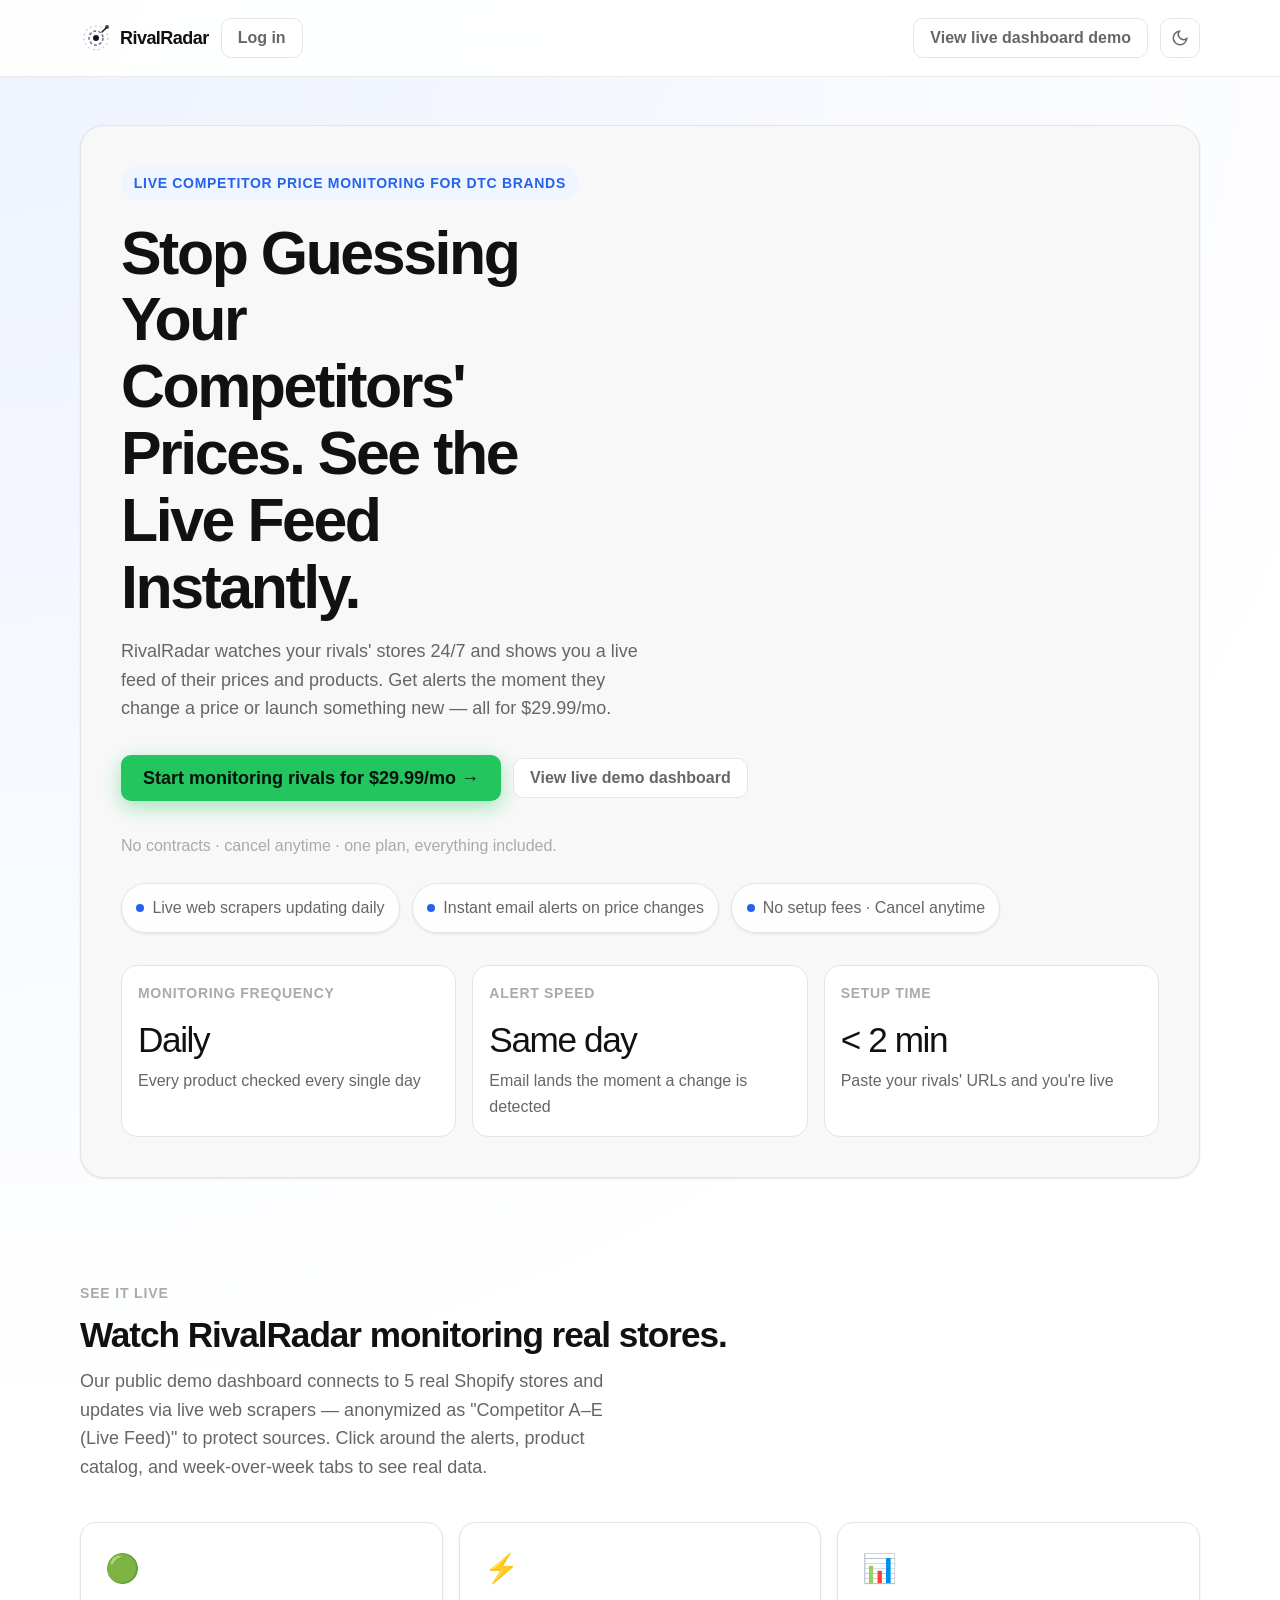
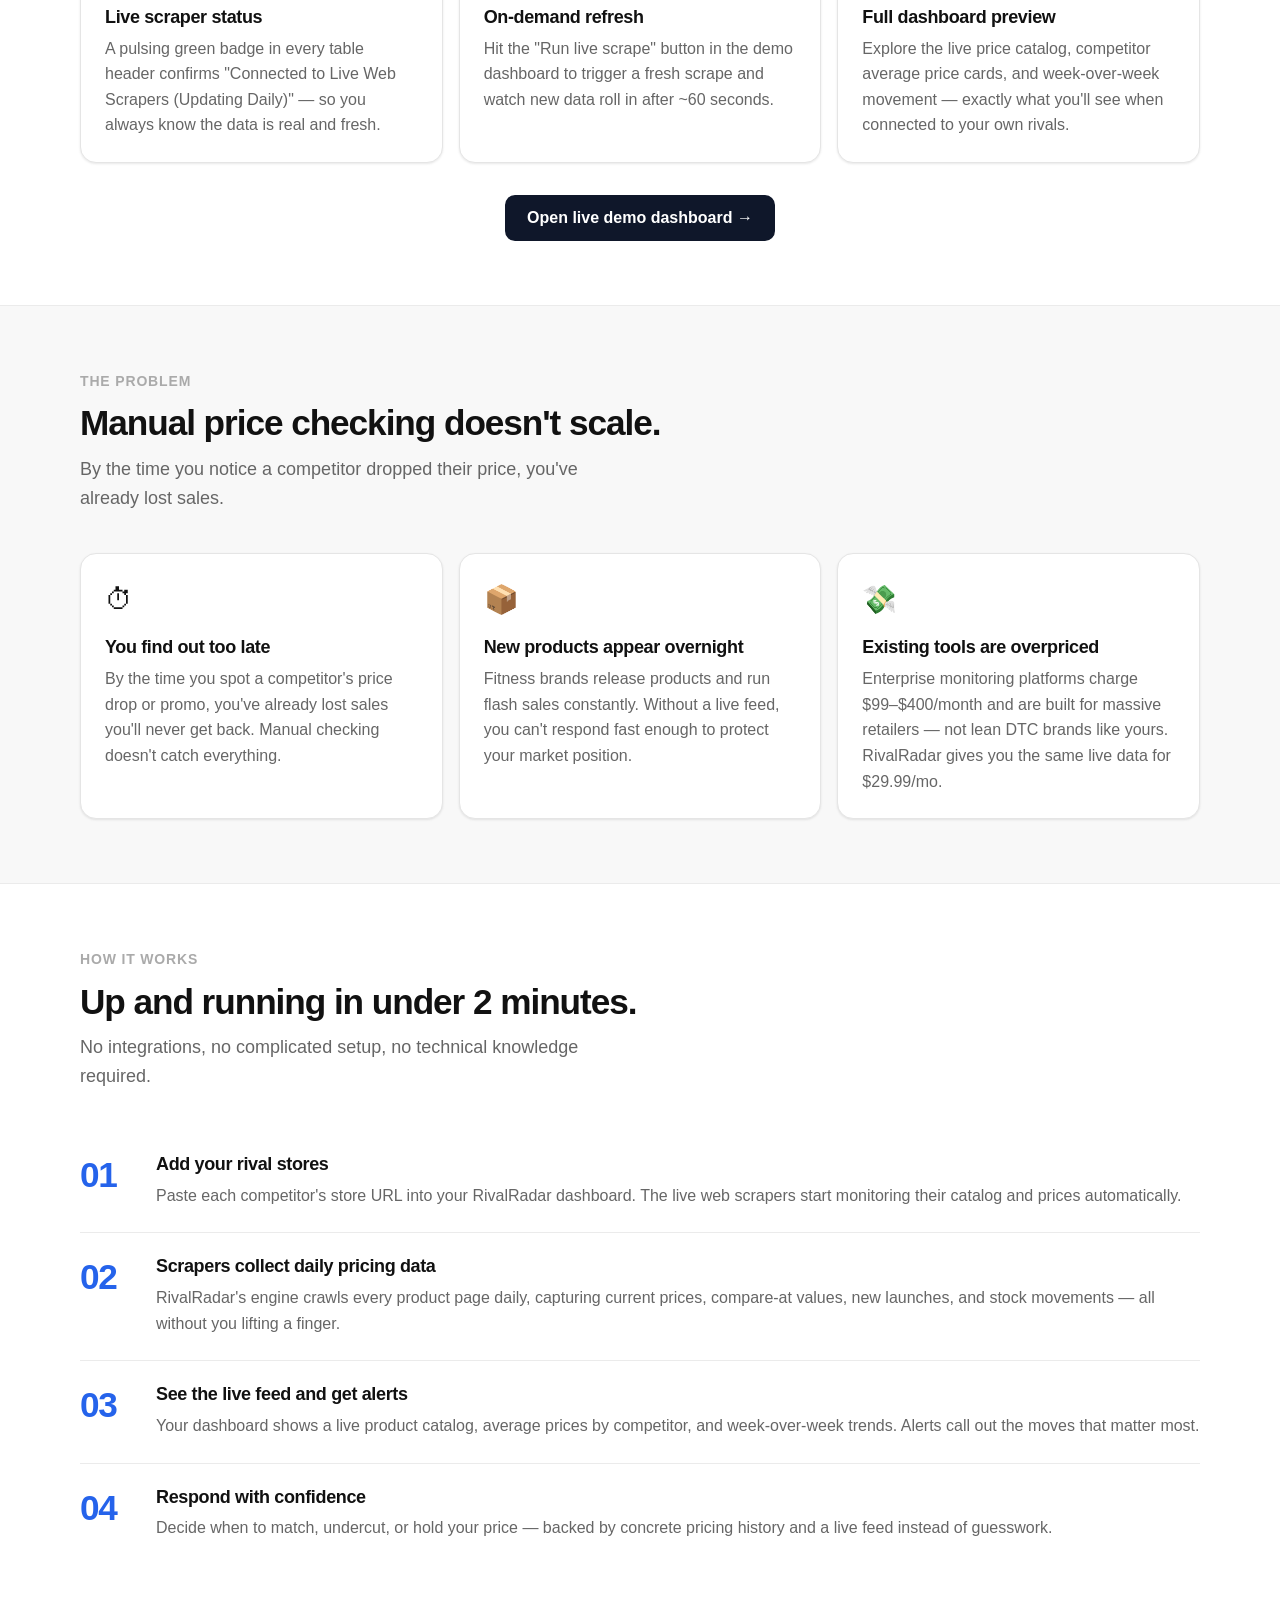
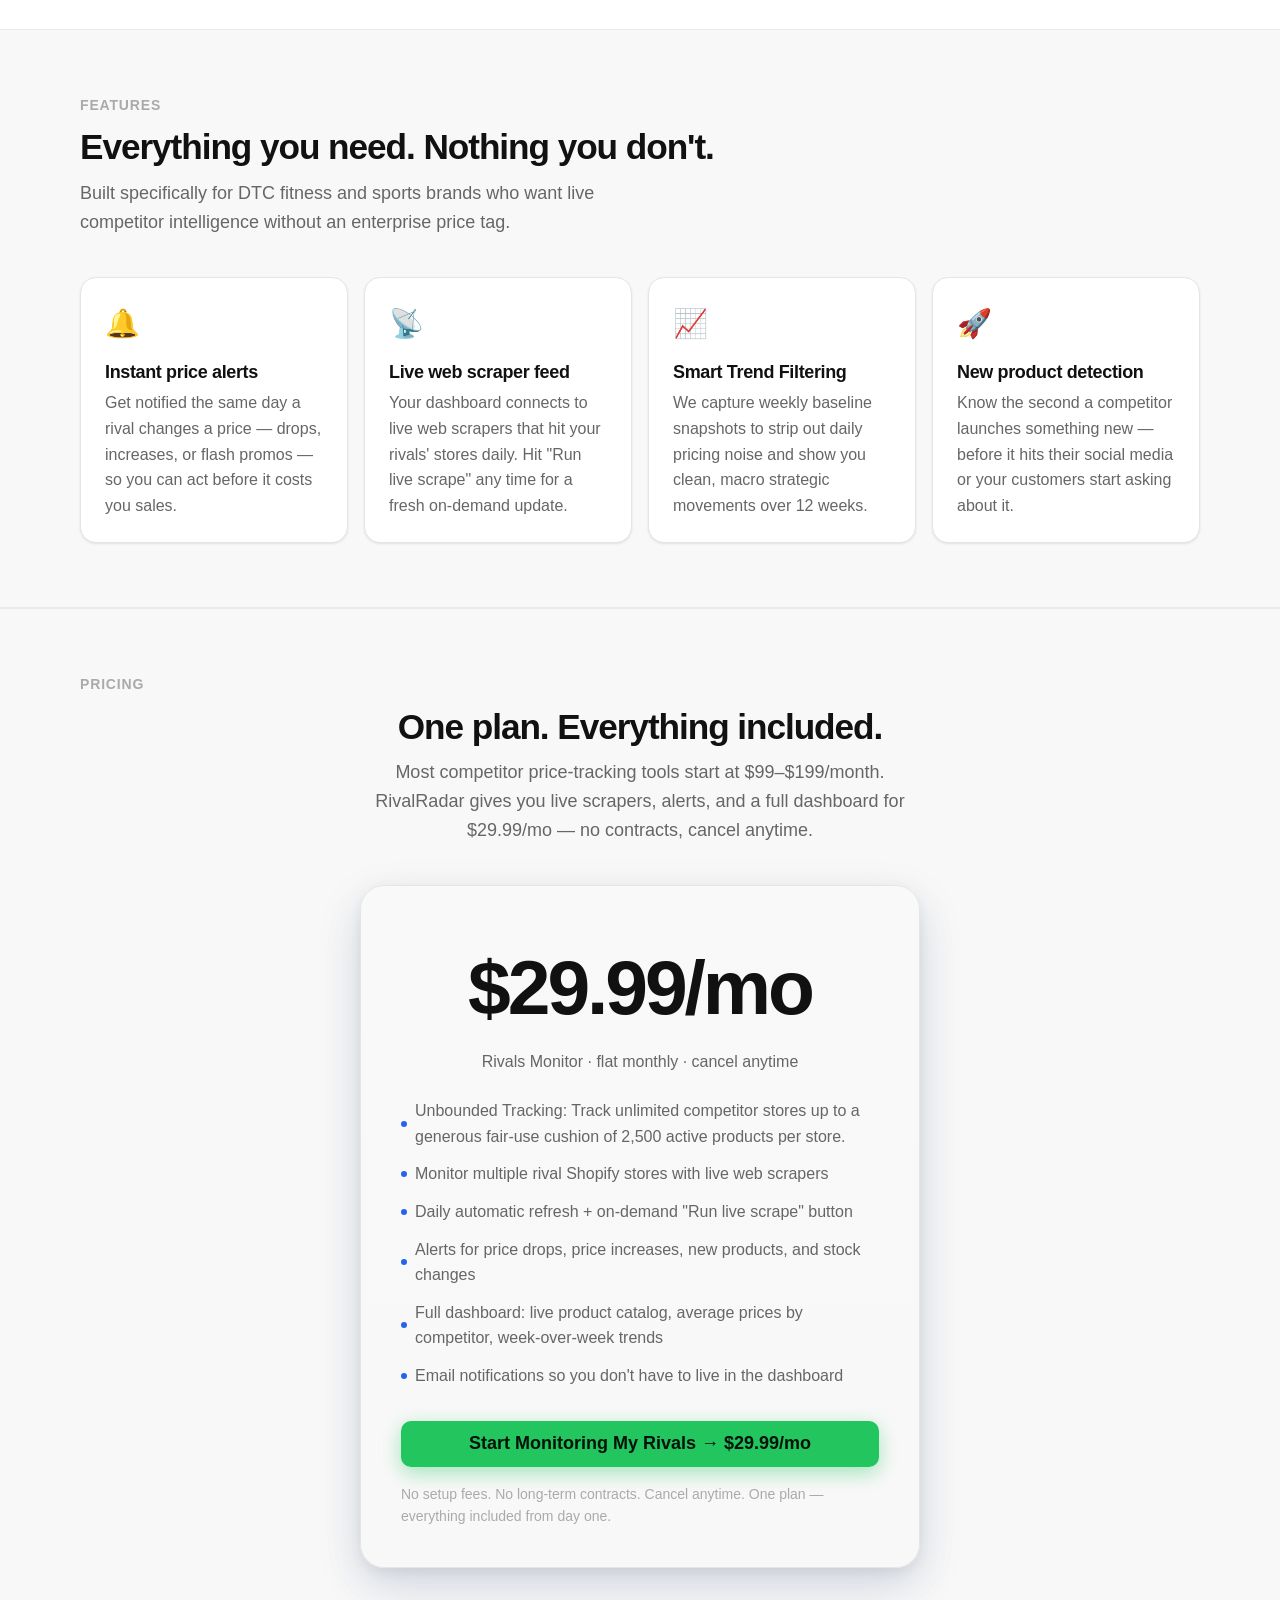
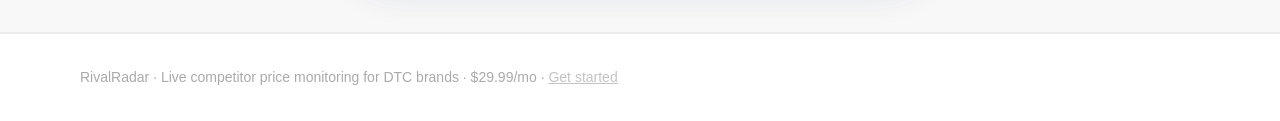
<file: index.html>
<!DOCTYPE html>
<html lang="en" data-theme="light">
<head>
  <meta charset="UTF-8" />
  <meta name="viewport" content="width=device-width, initial-scale=1.0" />
  <title>RivalRadar – Live Competitor Price Monitoring for DTC Brands</title>
  <meta name="description" content="RivalRadar watches your rivals' Shopify stores 24/7 and shows you a live feed of their prices and products. Get alerts the moment they change a price — all for $29.99/mo." />
  <link href="https://api.fontshare.com/v2/css?f[]=cabinet-grotesk@400,500,700,800&f[]=satoshi@400,500,700&display=swap" rel="stylesheet" />
  <link rel="stylesheet" href="style.css" />
</head>
<body>

  <header class="nav">
    <div class="nav-inner">
      <div style="display:flex;align-items:center;gap:0.75rem;">
        <a href="https://www.rival-radar.online/" class="logo" aria-label="RivalRadar home">
          <svg width="32" height="32" viewBox="0 0 32 32" fill="none" aria-hidden="true">
            <circle cx="16" cy="16" r="3" fill="var(--color-primary)"/>
            <circle cx="16" cy="16" r="7" stroke="var(--color-primary)" stroke-width="1.5" stroke-dasharray="3 2" fill="none" opacity="0.6"/>
            <circle cx="16" cy="16" r="12" stroke="var(--color-primary)" stroke-width="1" stroke-dasharray="2 3" fill="none" opacity="0.3"/>
            <path d="M22 10L26 6" stroke="var(--color-primary)" stroke-width="1.5" stroke-linecap="round"/>
            <circle cx="27" cy="5" r="2" fill="var(--color-primary)" opacity="0.8"/>
          </svg>
          <span>RivalRadar</span>
        </a>
        <a href="https://www.rival-radar.online/login.html?tab=login" class="ghost-btn">Log in</a>
      </div>
      <div class="nav-actions">
        <a href="https://dashboard.rival-radar.online" class="ghost-btn">View live dashboard demo</a>
        <button class="theme-toggle" data-theme-toggle aria-label="Toggle dark mode">
          <svg width="18" height="18" viewBox="0 0 24 24" fill="none" stroke="currentColor" stroke-width="2"><path d="M21 12.79A9 9 0 1 1 11.21 3 7 7 0 0 0 21 12.79z"></path></svg>
        </button>
      </div>
    </div>
  </header>

  <main>

    <!-- HERO -->
    <section class="page-hero">
      <div class="container">
        <div class="hero-panel">
          <div class="eyebrow">Live competitor price monitoring for DTC brands</div>
          <h1 class="hero-title">Stop Guessing Your Competitors' Prices. See the Live Feed Instantly.</h1>
          <p class="hero-sub">RivalRadar watches your rivals' stores 24/7 and shows you a live feed of their prices and products. Get alerts the moment they change a price or launch something new — all for $29.99/mo.</p>

          <div class="hero-actions">
            <a href="https://www.rival-radar.online/login.html?tab=signup" class="primary-btn cta-vibrant">Start monitoring rivals for $29.99/mo →</a>
            <a href="https://dashboard.rival-radar.online" class="ghost-btn">View live demo dashboard</a>
          </div>
          <span class="hero-caption" style="display:block;margin-top:0.75rem;">No contracts · cancel anytime · one plan, everything included.</span>

          <div class="inline-statbar">
            <div class="stat-pill"><span class="stat-dot"></span>Live web scrapers updating daily</div>
            <div class="stat-pill"><span class="stat-dot"></span>Instant email alerts on price changes</div>
            <div class="stat-pill"><span class="stat-dot"></span>No setup fees · Cancel anytime</div>
          </div>

          <div class="hero-meta">
            <div class="metric">
              <span class="metric-label">Monitoring frequency</span>
              <div class="metric-value">Daily</div>
              <div class="metric-note">Every product checked every single day</div>
            </div>
            <div class="metric">
              <span class="metric-label">Alert speed</span>
              <div class="metric-value">Same day</div>
              <div class="metric-note">Email lands the moment a change is detected</div>
            </div>
            <div class="metric">
              <span class="metric-label">Setup time</span>
              <div class="metric-value">&lt; 2 min</div>
              <div class="metric-note">Paste your rivals' URLs and you're live</div>
            </div>
          </div>
        </div>
      </div>
    </section>

    <!-- LIVE DEMO CALLOUT (moved directly under hero to funnel cold traffic to the dashboard) -->
    <section class="landing-section">
      <div class="container">
        <div class="section-label">See it live</div>
        <h2 class="section-title">Watch RivalRadar monitoring real stores.</h2>
        <p class="section-sub">Our public demo dashboard connects to 5 real Shopify stores and updates via live web scrapers — anonymized as "Competitor A–E (Live Feed)" to protect sources. Click around the alerts, product catalog, and week-over-week tabs to see real data.</p>
        <div class="cards-grid">
          <div class="card">
            <div class="card-icon">🟢</div>
            <h3>Live scraper status</h3>
            <p>A pulsing green badge in every table header confirms "Connected to Live Web Scrapers (Updating Daily)" — so you always know the data is real and fresh.</p>
          </div>
          <div class="card">
            <div class="card-icon">⚡</div>
            <h3>On-demand refresh</h3>
            <p>Hit the "Run live scrape" button in the demo dashboard to trigger a fresh scrape and watch new data roll in after ~60 seconds.</p>
          </div>
          <div class="card">
            <div class="card-icon">📊</div>
            <h3>Full dashboard preview</h3>
            <p>Explore the live price catalog, competitor average price cards, and week-over-week movement — exactly what you'll see when connected to your own rivals.</p>
          </div>
        </div>
        <div style="display:flex;justify-content:center;margin-top:var(--space-8);">
          <a href="https://dashboard.rival-radar.online" class="primary-btn">Open live demo dashboard →</a>
        </div>
      </div>
    </section>

    <!-- PROBLEM -->
    <section class="landing-section surface">
      <div class="container">
        <div class="section-label">The problem</div>
        <h2 class="section-title">Manual price checking doesn't scale.</h2>
        <p class="section-sub">By the time you notice a competitor dropped their price, you've already lost sales.</p>
        <div class="cards-grid">
          <div class="card">
            <div class="card-icon">⏱</div>
            <h3>You find out too late</h3>
            <p>By the time you spot a competitor's price drop or promo, you've already lost sales you'll never get back. Manual checking doesn't catch everything.</p>
          </div>
          <div class="card">
            <div class="card-icon">📦</div>
            <h3>New products appear overnight</h3>
            <p>Fitness brands release products and run flash sales constantly. Without a live feed, you can't respond fast enough to protect your market position.</p>
          </div>
          <div class="card">
            <div class="card-icon">💸</div>
            <h3>Existing tools are overpriced</h3>
            <p>Enterprise monitoring platforms charge $99–$400/month and are built for massive retailers — not lean DTC brands like yours. RivalRadar gives you the same live data for $29.99/mo.</p>
          </div>
        </div>
      </div>
    </section>

    <!-- HOW IT WORKS -->
    <section class="landing-section" id="how">
      <div class="container">
        <div class="section-label">How it works</div>
        <h2 class="section-title">Up and running in under 2 minutes.</h2>
        <p class="section-sub">No integrations, no complicated setup, no technical knowledge required.</p>
        <div class="steps">
          <div class="step">
            <div class="step-num">01</div>
            <div>
              <h3>Add your rival stores</h3>
              <p>Paste each competitor's store URL into your RivalRadar dashboard. The live web scrapers start monitoring their catalog and prices automatically.</p>
            </div>
          </div>
          <div class="step">
            <div class="step-num">02</div>
            <div>
              <h3>Scrapers collect daily pricing data</h3>
              <p>RivalRadar's engine crawls every product page daily, capturing current prices, compare-at values, new launches, and stock movements — all without you lifting a finger.</p>
            </div>
          </div>
          <div class="step">
            <div class="step-num">03</div>
            <div>
              <h3>See the live feed and get alerts</h3>
              <p>Your dashboard shows a live product catalog, average prices by competitor, and week-over-week trends. Alerts call out the moves that matter most.</p>
            </div>
          </div>
          <div class="step">
            <div class="step-num">04</div>
            <div>
              <h3>Respond with confidence</h3>
              <p>Decide when to match, undercut, or hold your price — backed by concrete pricing history and a live feed instead of guesswork.</p>
            </div>
          </div>
        </div>
      </div>
    </section>

    <!-- FEATURES -->
    <section class="landing-section surface">
      <div class="container">
        <div class="section-label">Features</div>
        <h2 class="section-title">Everything you need. Nothing you don't.</h2>
        <p class="section-sub">Built specifically for DTC fitness and sports brands who want live competitor intelligence without an enterprise price tag.</p>
        <div class="cards-grid">
          <div class="card">
            <div class="card-icon">🔔</div>
            <h3>Instant price alerts</h3>
            <p>Get notified the same day a rival changes a price — drops, increases, or flash promos — so you can act before it costs you sales.</p>
          </div>
          <div class="card">
            <div class="card-icon">📡</div>
            <h3>Live web scraper feed</h3>
            <p>Your dashboard connects to live web scrapers that hit your rivals' stores daily. Hit "Run live scrape" any time for a fresh on-demand update.</p>
          </div>
          <div class="card">
            <div class="card-icon">📈</div>
            <h3>Smart Trend Filtering</h3>
            <p>We capture weekly baseline snapshots to strip out daily pricing noise and show you clean, macro strategic movements over 12 weeks.</p>
          </div>
          <div class="card">
            <div class="card-icon">🚀</div>
            <h3>New product detection</h3>
            <p>Know the second a competitor launches something new — before it hits their social media or your customers start asking about it.</p>
          </div>
        </div>
      </div>
    </section>

    <!-- PRICING -->
    <section class="landing-section surface" id="pricing">
      <div class="container">
        <div class="section-label">Pricing</div>
        <h2 class="section-title" style="text-align:center">One plan. Everything included.</h2>
        <p class="section-sub" style="margin-inline:auto;text-align:center">Most competitor price-tracking tools start at $99–$199/month. RivalRadar gives you live scrapers, alerts, and a full dashboard for $29.99/mo — no contracts, cancel anytime.</p>

        <div class="pricing-card">
          <div class="pricing-amount">$29.99/mo</div>
          <div class="pricing-label">Rivals Monitor · flat monthly · cancel anytime</div>
          <ul class="pricing-points">
            <li>Unbounded Tracking: Track unlimited competitor stores up to a generous fair-use cushion of 2,500 active products per store.</li>
            <li>Monitor multiple rival Shopify stores with live web scrapers</li>
            <li>Daily automatic refresh + on-demand "Run live scrape" button</li>
            <li>Alerts for price drops, price increases, new products, and stock changes</li>
            <li>Full dashboard: live product catalog, average prices by competitor, week-over-week trends</li>
            <li>Email notifications so you don't have to live in the dashboard</li>
          </ul>
          <div style="display:flex;justify-content:center;margin-bottom:var(--space-4);">
            <a href="https://www.rival-radar.online/login.html?tab=signup" class="primary-btn full cta-vibrant">Start Monitoring My Rivals → $29.99/mo</a>
          </div>
          <p class="pricing-note">No setup fees. No long-term contracts. Cancel anytime. One plan — everything included from day one.</p>
        </div>
      </div>
    </section>

  </main>

  <footer class="footer">
    <div class="container">RivalRadar · Live competitor price monitoring for DTC brands · $29.99/mo · <a href="https://www.rival-radar.online/login.html?tab=signup" style="text-decoration:underline;opacity:0.7;">Get started</a></div>
  </footer>

  <script>
    (function setupThemeToggle() {
      const button = document.querySelector('[data-theme-toggle]');
      const root = document.documentElement;
      let theme = root.getAttribute('data-theme') || 'light';

      function renderIcon(mode) {
        button.innerHTML = mode === 'dark'
          ? `<svg width="18" height="18" viewBox="0 0 24 24" fill="none" stroke="currentColor" stroke-width="2"><circle cx="12" cy="12" r="5"></circle><path d="M12 1v2M12 21v2M4.22 4.22l1.42 1.42M18.36 18.36l1.42 1.42M1 12h2M21 12h2M4.22 19.78l1.42-1.42M18.36 5.64l1.42-1.42"></path></svg>`
          : `<svg width="18" height="18" viewBox="0 0 24 24" fill="none" stroke="currentColor" stroke-width="2"><path d="M21 12.79A9 9 0 1 1 11.21 3 7 7 0 0 0 21 12.79z"></path></svg>`;
      }

      renderIcon(theme);

      button.addEventListener('click', () => {
        theme = theme === 'dark' ? 'light' : 'dark';
        root.setAttribute('data-theme', theme);
        renderIcon(theme);
      });
    })();
  </script>

</body>
</html>
</file>
<file: style.css>
:root, [data-theme="light"] {
  --color-bg: #ffffff;
  --color-surface: #f8f8f8;
  --color-surface-2: #f2f2f2;
  --color-border: #e5e5e5;
  --color-divider: #ebebeb;
  --color-text: #111111;
  --color-text-muted: #666666;
  --color-text-faint: #aaaaaa;
  --color-text-inverse: #ffffff;
  --color-primary: #0f172a;
  --color-primary-hover: #1e293b;
  --color-primary-active: #020617;
  --color-accent: #2563eb;
  --color-accent-hover: #1d4ed8;
  --color-accent-light: #eff6ff;
  --color-down: #16a34a;
  --color-down-bg: #f0fdf4;
  --color-up: #dc2626;
  --color-up-bg: #fef2f2;
  --color-new: #7c3aed;
  --color-new-bg: #f5f3ff;
  --color-panel-glow: rgba(37, 99, 235, 0.08);

  --space-1: 0.25rem;
  --space-2: 0.5rem;
  --space-3: 0.75rem;
  --space-4: 1rem;
  --space-5: 1.25rem;
  --space-6: 1.5rem;
  --space-8: 2rem;
  --space-10: 2.5rem;
  --space-12: 3rem;
  --space-16: 4rem;
  --space-20: 5rem;
  --space-24: 6rem;

  --text-xs: clamp(0.75rem, 0.7rem + 0.25vw, 0.875rem);
  --text-sm: clamp(0.875rem, 0.8rem + 0.35vw, 1rem);
  --text-base: clamp(1rem, 0.95rem + 0.25vw, 1.125rem);
  --text-lg: clamp(1.125rem, 1rem + 0.75vw, 1.5rem);
  --text-xl: clamp(1.5rem, 1.2rem + 1.25vw, 2.25rem);
  --text-2xl: clamp(2rem, 1.2rem + 2.5vw, 3.5rem);

  --font-display: 'Cabinet Grotesk', 'Helvetica Neue', sans-serif;
  --font-body: 'Satoshi', 'Inter', sans-serif;

  --radius-sm: 0.375rem;
  --radius-md: 0.625rem;
  --radius-lg: 1rem;
  --radius-xl: 1.5rem;
  --radius-full: 9999px;

  --shadow-sm: 0 1px 3px rgba(0,0,0,0.06), 0 1px 2px rgba(0,0,0,0.04);
  --shadow-md: 0 4px 16px rgba(0,0,0,0.08), 0 2px 6px rgba(0,0,0,0.04);
  --shadow-lg: 0 16px 48px rgba(0,0,0,0.1), 0 4px 12px rgba(0,0,0,0.06);
  --shadow-glow: 0 18px 40px rgba(37,99,235,0.08);

  --transition: 180ms cubic-bezier(0.16, 1, 0.3, 1);
  --content-default: 1200px;
}

[data-theme="dark"] {
  --color-bg: #0a0a0a;
  --color-surface: #141414;
  --color-surface-2: #1a1a1a;
  --color-border: #262626;
  --color-divider: #1f1f1f;
  --color-text: #f5f5f5;
  --color-text-muted: #888888;
  --color-text-faint: #444444;
  --color-text-inverse: #0a0a0a;
  --color-primary: #f5f5f5;
  --color-primary-hover: #e5e5e5;
  --color-primary-active: #d4d4d4;
  --color-accent: #3b82f6;
  --color-accent-hover: #2563eb;
  --color-accent-light: #1e293b;
  --color-down: #22c55e;
  --color-down-bg: #052e16;
  --color-up: #f87171;
  --color-up-bg: #2d0a0a;
  --color-new: #a78bfa;
  --color-new-bg: #1e1030;
  --color-panel-glow: rgba(59, 130, 246, 0.12);
  --shadow-sm: 0 1px 3px rgba(0,0,0,0.3);
  --shadow-md: 0 4px 16px rgba(0,0,0,0.4);
  --shadow-lg: 0 16px 48px rgba(0,0,0,0.5);
  --shadow-glow: 0 18px 40px rgba(59,130,246,0.12);
}

*, *::before, *::after { box-sizing: border-box; }
html { scroll-behavior: smooth; }

body {
  margin: 0;
  min-height: 100dvh;
  font-family: var(--font-body);
  font-size: var(--text-base);
  color: var(--color-text);
  background:
    radial-gradient(circle at top left, var(--color-panel-glow), transparent 28%),
    linear-gradient(180deg, color-mix(in srgb, var(--color-bg) 94%, var(--color-accent-light)) 0%, var(--color-bg) 22%);
  line-height: 1.6;
  -webkit-font-smoothing: antialiased;
}

h1, h2, h3, h4 { font-family: var(--font-display); line-height: 1.1; margin: 0; }
p { margin: 0; color: var(--color-text-muted); }
a { color: inherit; text-decoration: none; }
button, input, select { font: inherit; color: inherit; }
button { cursor: pointer; }
img { max-width: 100%; display: block; }

/* Layout */

.container {
  width: 100%;
  max-width: var(--content-default);
  margin-inline: auto;
  padding-inline: clamp(var(--space-4), 4vw, var(--space-10));
}

.container-narrow {
  width: 100%;
  max-width: 800px;
  margin-inline: auto;
  padding-inline: clamp(var(--space-4), 4vw, var(--space-10));
}

/* Nav */

.nav {
  position: sticky;
  top: 0;
  z-index: 50;
  background: color-mix(in srgb, var(--color-bg) 92%, transparent);
  backdrop-filter: blur(12px);
  border-bottom: 1px solid var(--color-divider);
}

.nav-inner {
  width: 100%;
  max-width: var(--content-default);
  margin-inline: auto;
  padding-inline: clamp(var(--space-4), 4vw, var(--space-10));
  min-height: 76px;
  display: flex;
  align-items: center;
  justify-content: space-between;
  gap: var(--space-4);
}

.logo {
  display: flex;
  align-items: center;
  gap: var(--space-2);
  font-family: var(--font-display);
  font-weight: 800;
  letter-spacing: -0.03em;
}

.nav-actions {
  display: flex;
  align-items: center;
  gap: var(--space-3);
}

/* Buttons */

.primary-btn {
  display: inline-flex;
  align-items: center;
  justify-content: center;
  gap: var(--space-2);
  min-height: 46px;
  padding: 0 var(--space-5);
  border-radius: var(--radius-md);
  border: 2px solid var(--color-primary);
  background: var(--color-primary);
  color: var(--color-text-inverse);
  font-family: var(--font-display);
  font-weight: 700;
  font-size: var(--text-sm);
  transition: all var(--transition);
}

.primary-btn:hover {
  transform: translateY(-1px);
  box-shadow: var(--shadow-md);
  background: var(--color-primary-hover);
  border-color: var(--color-primary-hover);
}

.primary-btn.full { width: 100%; }

/* Vibrant high-contrast CTA — pops against the dark theme background */
.primary-btn.cta-vibrant {
  background: #22c55e;
  border-color: #22c55e;
  color: #04120a;
  font-size: var(--text-base);
  box-shadow: 0 6px 20px color-mix(in srgb, #22c55e 40%, transparent);
}
.primary-btn.cta-vibrant:hover {
  background: #16a34a;
  border-color: #16a34a;
  color: #04120a;
  box-shadow: 0 10px 28px color-mix(in srgb, #22c55e 55%, transparent);
  transform: translateY(-2px);
}
[data-theme="dark"] .primary-btn.cta-vibrant {
  background: #34d399;
  border-color: #34d399;
  color: #04120a;
  box-shadow: 0 6px 24px color-mix(in srgb, #34d399 50%, transparent);
}
[data-theme="dark"] .primary-btn.cta-vibrant:hover {
  background: #6ee7b7;
  border-color: #6ee7b7;
  color: #04120a;
  box-shadow: 0 10px 30px color-mix(in srgb, #34d399 65%, transparent);
}

.ghost-btn {
  height: 40px;
  padding: 0 var(--space-4);
  border-radius: var(--radius-md);
  border: 1px solid var(--color-border);
  background: var(--color-bg);
  color: var(--color-text-muted);
  font-family: var(--font-display);
  font-weight: 600;
  font-size: var(--text-sm);
  transition: all var(--transition);
  min-height: 40px;
  display: inline-flex;
  align-items: center;
  white-space: nowrap;
}

.ghost-btn:hover {
  background: var(--color-surface);
  color: var(--color-text);
}

/* Dark mode: ghost buttons are white with black text for legibility */
[data-theme="dark"] .ghost-btn {
  background: #ffffff;
  color: #000000;
  border-color: #ffffff;
}

[data-theme="dark"] .ghost-btn:hover {
  background: #f0f0f0;
  color: #000000;
  border-color: #f0f0f0;
}

.theme-toggle {
  width: 40px;
  height: 40px;
  padding: 0;
  display: inline-flex;
  align-items: center;
  justify-content: center;
  border-radius: var(--radius-md);
  border: 1px solid var(--color-border);
  background: var(--color-bg);
  color: var(--color-text-muted);
  transition: all var(--transition);
}

.theme-toggle:hover {
  background: var(--color-surface);
  color: var(--color-text);
}

/* Eyebrow label */

.eyebrow {
  display: inline-flex;
  align-items: center;
  gap: var(--space-2);
  padding: 0.35rem 0.8rem;
  border-radius: var(--radius-full);
  background: var(--color-accent-light);
  color: var(--color-accent);
  font-size: var(--text-xs);
  font-family: var(--font-display);
  font-weight: 700;
  letter-spacing: 0.05em;
  text-transform: uppercase;
  margin-bottom: var(--space-5);
}

/* Hero */

.page-hero {
  padding: var(--space-12) 0 var(--space-10);
}

.hero-panel {
  background: var(--color-surface);
  border: 1px solid var(--color-border);
  border-radius: var(--radius-xl);
  box-shadow: var(--shadow-sm);
  padding: clamp(var(--space-6), 5vw, var(--space-10));
  position: relative;
  overflow: hidden;
}

.hero-panel::after {
  content: '';
  position: absolute;
  inset: auto -10% -30% 45%;
  height: 240px;
  background: radial-gradient(circle, var(--color-panel-glow), transparent 70%);
  pointer-events: none;
}

.hero-title {
  font-size: clamp(2.4rem, 3.5vw + 1rem, 4.2rem);
  letter-spacing: -0.04em;
  margin-bottom: var(--space-4);
  max-width: 14ch;
  color: var(--color-text);
}

.hero-sub {
  max-width: 52ch;
  margin-bottom: var(--space-8);
  font-size: var(--text-base);
  color: var(--color-text-muted);
  line-height: 1.6;
}

.hero-actions {
  display: flex;
  align-items: center;
  gap: var(--space-3);
  flex-wrap: wrap;
  margin-bottom: var(--space-8);
}

.hero-caption {
  font-size: var(--text-sm);
  color: var(--color-text-faint);
}

/* Email form */

.email-form {
  display: flex;
  flex-wrap: wrap;
  gap: var(--space-3);
  align-items: center;
  margin-bottom: var(--space-4);
}

.email-input {
  flex: 1 1 240px;
  min-height: 46px !important;
  max-height: 46px !important;
  height: 46px !important;
  padding: 0 var(--space-4);
  border-radius: var(--radius-md);
  border: 1px solid var(--color-border);
  background: var(--color-bg);
  font-size: var(--text-sm);
  color: var(--color-text);
  transition: border-color var(--transition), box-shadow var(--transition);
  resize: none;
}

.email-input::placeholder { color: var(--color-text-faint); }

.email-input:focus {
  outline: none;
  border-color: var(--color-accent);
  box-shadow: 0 0 0 3px color-mix(in srgb, var(--color-accent) 15%, transparent);
}

/* Metric grid */

.hero-meta {
  display: grid;
  grid-template-columns: repeat(3, minmax(0, 1fr));
  gap: var(--space-4);
  margin-top: var(--space-8);
}

.metric {
  padding: var(--space-4);
  border-radius: var(--radius-lg);
  background: var(--color-bg);
  border: 1px solid var(--color-border);
}

.metric-label {
  display: block;
  font-size: var(--text-xs);
  color: var(--color-text-faint);
  text-transform: uppercase;
  letter-spacing: 0.05em;
  margin-bottom: var(--space-2);
  font-family: var(--font-display);
  font-weight: 700;
}

.metric-value {
  font-family: var(--font-display);
  font-size: var(--text-xl);
  letter-spacing: -0.04em;
  color: var(--color-text);
}

.metric-note {
  font-size: var(--text-sm);
  color: var(--color-text-muted);
}

/* Stat pills */

.inline-statbar {
  display: flex;
  flex-wrap: wrap;
  gap: var(--space-3);
  margin-top: var(--space-6);
}

.stat-pill {
  display: inline-flex;
  align-items: center;
  gap: var(--space-2);
  padding: 0.7rem 0.9rem;
  border-radius: var(--radius-full);
  border: 1px solid var(--color-border);
  background: color-mix(in srgb, var(--color-bg) 85%, transparent);
  box-shadow: var(--shadow-sm);
  font-size: var(--text-sm);
  color: var(--color-text-muted);
}

.stat-dot {
  width: 8px;
  height: 8px;
  border-radius: 50%;
  background: var(--color-accent);
  flex-shrink: 0;
}

/* Sections */

.landing-section {
  padding: var(--space-16) 0;
}

.landing-section.surface {
  background: var(--color-surface);
  border-top: 1px solid var(--color-divider);
  border-bottom: 1px solid var(--color-divider);
}

.section-label {
  font-size: var(--text-xs);
  font-family: var(--font-display);
  font-weight: 700;
  text-transform: uppercase;
  letter-spacing: 0.06em;
  color: var(--color-text-faint);
  margin-bottom: var(--space-3);
}

.section-title {
  font-size: var(--text-xl);
  letter-spacing: -0.03em;
  margin-bottom: var(--space-3);
  color: var(--color-text);
}

.section-sub {
  font-size: var(--text-base);
  color: var(--color-text-muted);
  max-width: 56ch;
  line-height: 1.6;
  margin-bottom: var(--space-10);
}

/* Cards grid */

.cards-grid {
  display: grid;
  grid-template-columns: repeat(auto-fit, minmax(240px, 1fr));
  gap: var(--space-4);
  margin-top: var(--space-8);
}

.card {
  padding: var(--space-6);
  border-radius: var(--radius-lg);
  background: var(--color-bg);
  border: 1px solid var(--color-border);
  box-shadow: var(--shadow-sm);
  transition: transform var(--transition), box-shadow var(--transition);
}

.card:hover {
  transform: translateY(-2px);
  box-shadow: var(--shadow-md);
}

.card-icon {
  font-size: 1.75rem;
  margin-bottom: var(--space-4);
}

.card h3 {
  font-size: var(--text-base);
  font-weight: 700;
  letter-spacing: -0.02em;
  margin-bottom: var(--space-2);
  color: var(--color-text);
}

.card p {
  font-size: var(--text-sm);
  color: var(--color-text-muted);
  line-height: 1.6;
}

/* Steps */

.steps {
  display: flex;
  flex-direction: column;
  gap: 0;
  margin-top: var(--space-10);
}

.step {
  display: grid;
  grid-template-columns: 56px 1fr;
  gap: var(--space-5);
  align-items: start;
  padding-block: var(--space-6);
  border-bottom: 1px solid var(--color-divider);
}

.step:last-child { border-bottom: none; }

.step-num {
  font-family: var(--font-display);
  font-size: var(--text-xl);
  font-weight: 800;
  color: var(--color-accent);
  letter-spacing: -0.04em;
  line-height: 1;
  padding-top: 2px;
}

.step h3 {
  font-size: var(--text-base);
  font-weight: 700;
  letter-spacing: -0.02em;
  margin-bottom: var(--space-2);
  color: var(--color-text);
}

.step p {
  font-size: var(--text-sm);
  color: var(--color-text-muted);
  line-height: 1.6;
}

/* Tags */

.tag {
  display: inline-flex;
  align-items: center;
  padding: 0.2rem 0.45rem;
  border-radius: var(--radius-sm);
  font-size: 10px;
  font-family: var(--font-display);
  font-weight: 800;
  letter-spacing: 0.05em;
  text-transform: uppercase;
}

.tag-down { background: var(--color-down-bg); color: var(--color-down); }
.tag-up { background: var(--color-up-bg); color: var(--color-up); }
.tag-new { background: var(--color-new-bg); color: var(--color-new); }

/* Pricing */

.pricing-card {
  background: linear-gradient(180deg, color-mix(in srgb, var(--color-surface) 88%, var(--color-bg)), var(--color-surface));
  border: 1px solid var(--color-border);
  border-radius: var(--radius-xl);
  box-shadow: var(--shadow-lg), var(--shadow-glow);
  padding: clamp(var(--space-6), 5vw, var(--space-10));
  max-width: 560px;
  margin-inline: auto;
  text-align: left;
}

.pricing-amount {
  font-family: var(--font-display);
  font-size: clamp(3rem, 6vw, 5rem);
  font-weight: 800;
  letter-spacing: -0.04em;
  color: var(--color-text);
  text-align: center;
}

.pricing-label {
  font-size: var(--text-sm);
  color: var(--color-text-muted);
  margin-bottom: var(--space-6);
  text-align: center;
}

.pricing-points {
  list-style: none;
  padding: 0;
  margin: 0 0 var(--space-8);
  display: grid;
  gap: var(--space-3);
  text-align: left;
}

.pricing-points li {
  font-size: var(--text-sm);
  color: var(--color-text-muted);
  display: flex;
  align-items: center;
  gap: var(--space-2);
}

.pricing-points li::before {
  content: '';
  width: 6px;
  height: 6px;
  border-radius: 50%;
  background: var(--color-accent);
  flex-shrink: 0;
}

.pricing-card .email-form {
  flex-direction: row;
  justify-content: center;
  align-items: center;
}

.pricing-card .email-form .email-input {
  max-width: 300px;
  flex: 1 1 200px;
}

.pricing-note {
  font-size: var(--text-xs);
  color: var(--color-text-faint);
  margin-top: var(--space-3);
}

/* Footer */

.footer {
  padding: var(--space-8) 0;
  border-top: 1px solid var(--color-divider);
  color: var(--color-text-faint);
  font-size: var(--text-xs);
}

/* Responsive */

@media (max-width: 768px) {
  .hero-meta { grid-template-columns: 1fr; }
  .hero-actions { flex-direction: column; align-items: stretch; }
  .hero-actions .primary-btn,
  .hero-actions .ghost-btn { width: 100%; justify-content: center; }
  .pricing-card .email-form {
    flex-direction: column;
    align-items: stretch;
  }
  .pricing-card .email-form .email-input {
    max-width: 100%;
    width: 100%;
  }
  .pricing-card .email-form .primary-btn {
    width: 100%;
  }
}

@media (max-width: 640px) {
  .nav-inner { min-height: 68px; }
  .email-form {
    flex-direction: column;
    align-items: stretch;
  }
  .email-form .email-input {
    width: 100% !important;
    max-width: 100% !important;
  }
  .email-form .primary-btn {
    width: 100%;
  }
}
</file>
